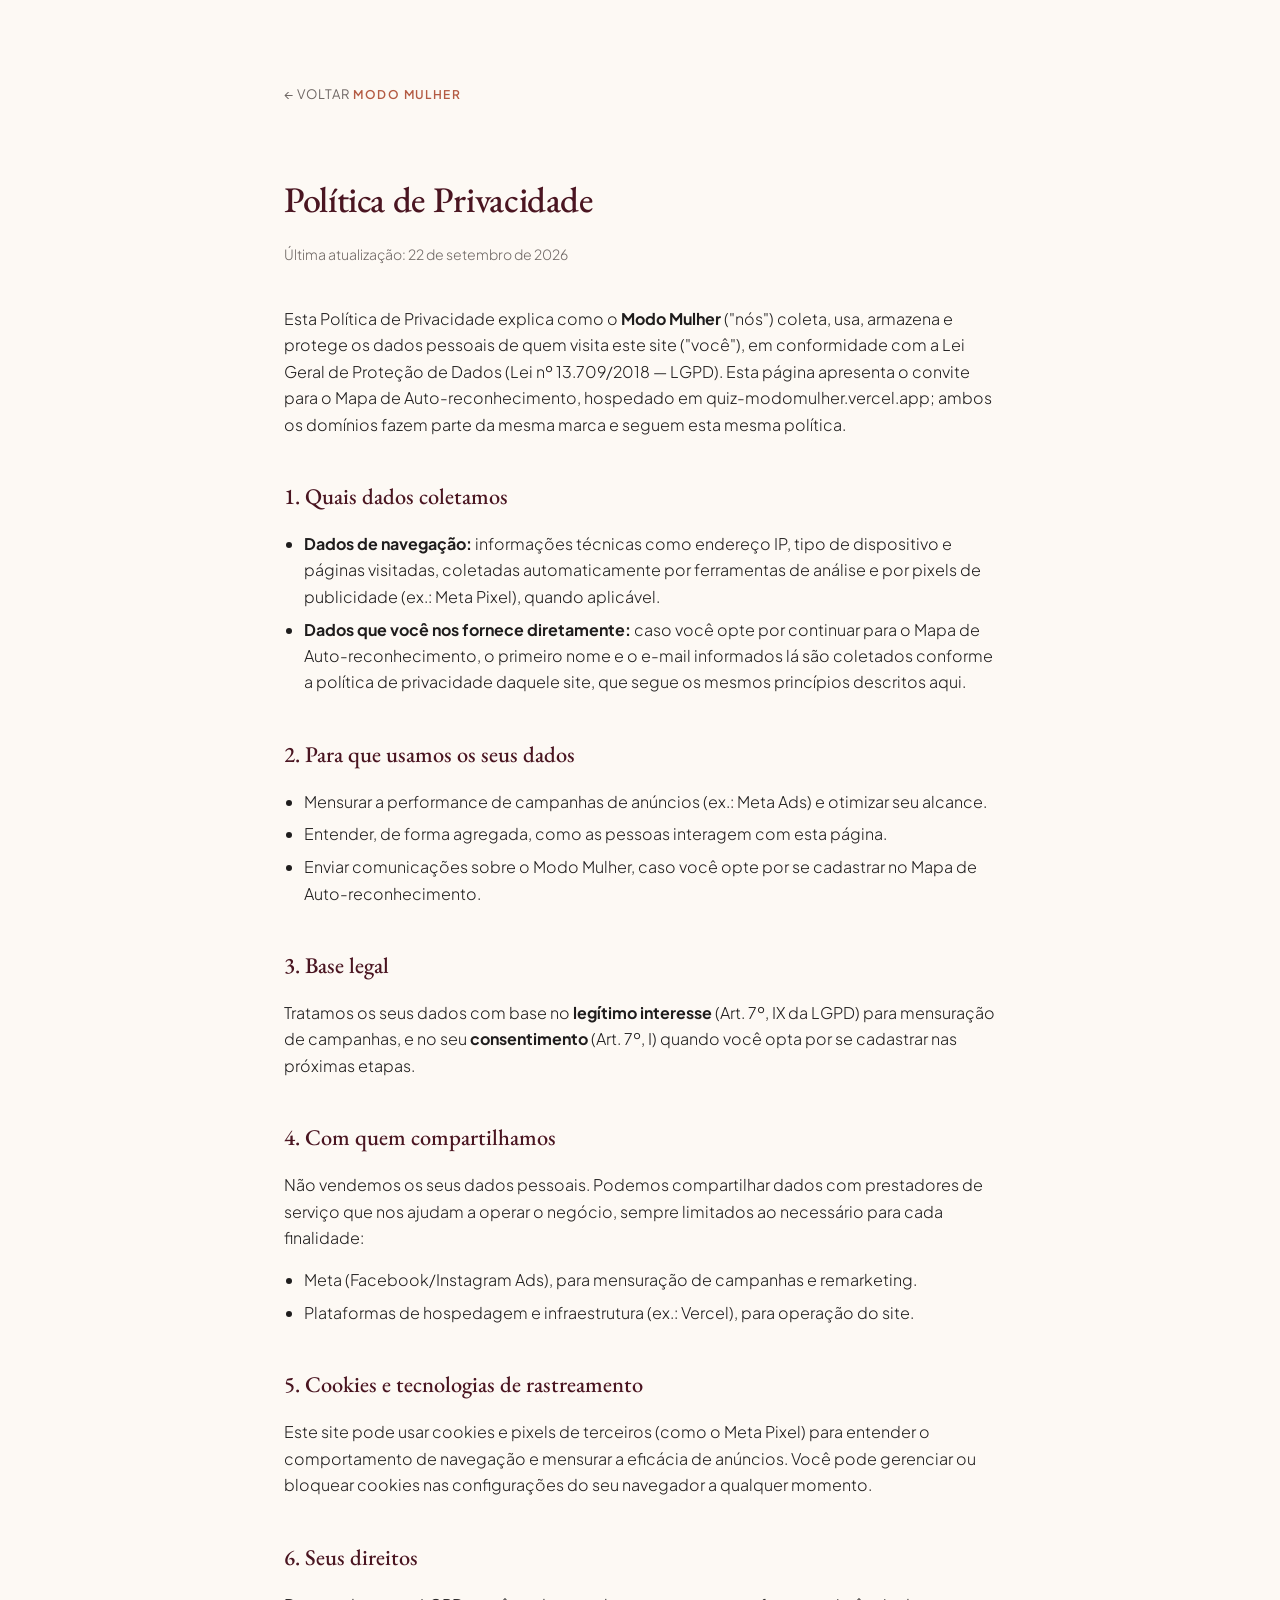
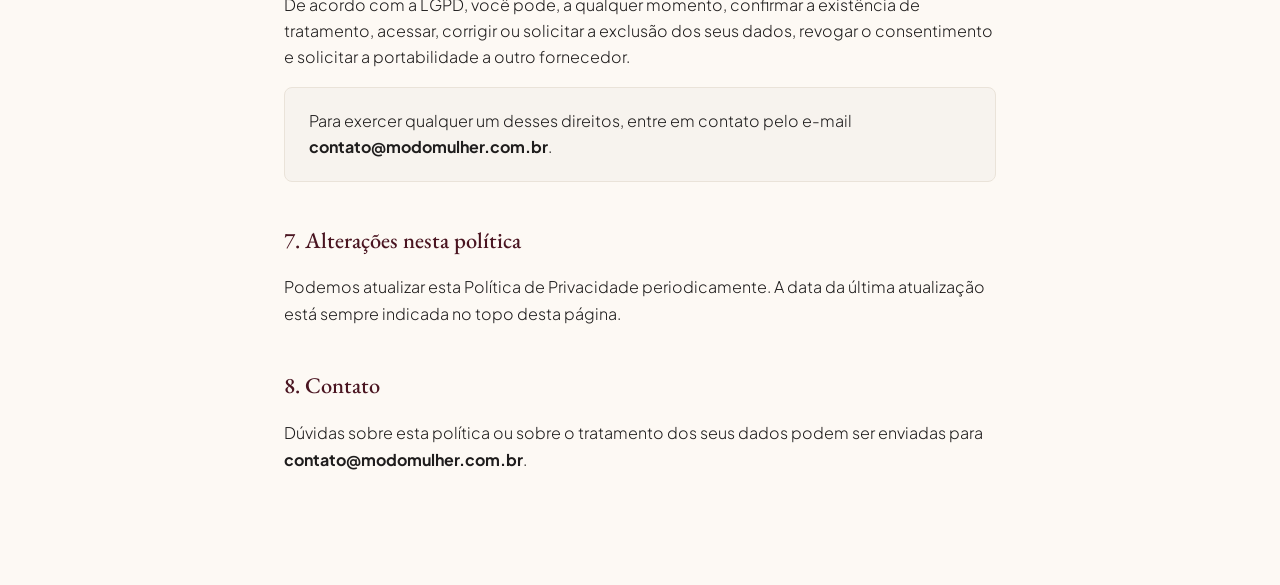
<file: privacidade.html>
<!DOCTYPE html>
<html lang="pt-BR"><head><meta charset="utf-8"/><meta content="width=device-width, initial-scale=1.0" name="viewport"/><title>Política de Privacidade · Modo Mulher</title><meta name="description" content="Como o Modo Mulher coleta, usa e protege os seus dados pessoais."/><meta name="robots" content="noindex"/><link rel="icon" href="data:image/svg+xml,%3Csvg xmlns='http://www.w3.org/2000/svg' viewBox='0 0 32 32'%3E%3Ccircle cx='16' cy='16' r='16' fill='%234A1521'/%3E%3Ctext x='16' y='22' font-family='Georgia,serif' font-size='18' fill='%23FDF9F4' text-anchor='middle'%3EM%3C/text%3E%3C/svg%3E"/><link href="https://fonts.googleapis.com" rel="preconnect"/><link crossorigin="" href="https://fonts.gstatic.com" rel="preconnect"/><link href="https://fonts.googleapis.com/css2?family=EB+Garamond:ital,wght@0,400..700;1,400..700&amp;family=Plus+Jakarta+Sans:wght@300;400;500;600;700&amp;display=swap" rel="stylesheet"/>
<style>
  :root{
    --wine-deep:#4A1521; --wine-soft:#5C1D2B; --terracotta:#B45B43; --terracotta-soft:#D9826C;
    --surface:#FDF9F4; --linen:#F7F3EE; --card:#FFFFFF; --text:#1F1D1D; --muted:#6E6764; --border:#EAE3D9;
  }
  *{box-sizing:border-box;}
  html,body{margin:0;padding:0;}
  body{background:var(--surface); color:var(--text); font-family:'Plus Jakarta Sans',sans-serif; line-height:1.65;}
  .wrap{max-width:760px; margin:0 auto; padding:5rem 1.5rem 6rem;}
  a{color:var(--wine-deep);}
  h1{font-family:'EB Garamond',serif; font-weight:500; font-size:2.25rem; color:var(--wine-deep); letter-spacing:-0.01em; margin-bottom:0.5rem;}
  h2{font-family:'EB Garamond',serif; font-weight:500; font-size:1.4rem; color:var(--wine-deep); margin-top:2.5rem; margin-bottom:0.75rem;}
  p, li{font-size:1rem; color:var(--text); font-weight:300;}
  ul{padding-left:1.25rem;}
  li{margin-bottom:0.4rem;}
  .eyebrow{font-size:0.75rem; text-transform:uppercase; letter-spacing:0.12em; color:var(--terracotta); font-weight:600;}
  .updated{color:var(--muted); font-size:0.875rem; margin-bottom:2.5rem;}
  .back{display:inline-flex; align-items:center; gap:0.4rem; font-size:0.8125rem; text-transform:uppercase; letter-spacing:0.08em; color:var(--muted); text-decoration:none; margin-bottom:2.5rem;}
  .back:hover{color:var(--wine-deep);}
  .card{background:var(--linen); border:1px solid var(--border); border-radius:0.5rem; padding:1.25rem 1.5rem; margin-top:0.75rem;}
</style>
</head>
<body>
<div class="wrap">
  <a class="back" href="index.html">&larr; Voltar</a>
  <span class="eyebrow">Modo Mulher</span>
  <h1>Política de Privacidade</h1>
  <p class="updated">Última atualização: 22 de setembro de 2026</p>

  <p>Esta Política de Privacidade explica como o <strong>Modo Mulher</strong> ("nós") coleta, usa, armazena e protege os dados pessoais de quem visita este site ("você"), em conformidade com a Lei Geral de Proteção de Dados (Lei nº 13.709/2018 — LGPD). Esta página apresenta o convite para o Mapa de Auto-reconhecimento, hospedado em quiz-modomulher.vercel.app; ambos os domínios fazem parte da mesma marca e seguem esta mesma política.</p>

  <h2>1. Quais dados coletamos</h2>
  <ul>
    <li><strong>Dados de navegação:</strong> informações técnicas como endereço IP, tipo de dispositivo e páginas visitadas, coletadas automaticamente por ferramentas de análise e por pixels de publicidade (ex.: Meta Pixel), quando aplicável.</li>
    <li><strong>Dados que você nos fornece diretamente:</strong> caso você opte por continuar para o Mapa de Auto-reconhecimento, o primeiro nome e o e-mail informados lá são coletados conforme a política de privacidade daquele site, que segue os mesmos princípios descritos aqui.</li>
  </ul>

  <h2>2. Para que usamos os seus dados</h2>
  <ul>
    <li>Mensurar a performance de campanhas de anúncios (ex.: Meta Ads) e otimizar seu alcance.</li>
    <li>Entender, de forma agregada, como as pessoas interagem com esta página.</li>
    <li>Enviar comunicações sobre o Modo Mulher, caso você opte por se cadastrar no Mapa de Auto-reconhecimento.</li>
  </ul>

  <h2>3. Base legal</h2>
  <p>Tratamos os seus dados com base no <strong>legítimo interesse</strong> (Art. 7º, IX da LGPD) para mensuração de campanhas, e no seu <strong>consentimento</strong> (Art. 7º, I) quando você opta por se cadastrar nas próximas etapas.</p>

  <h2>4. Com quem compartilhamos</h2>
  <p>Não vendemos os seus dados pessoais. Podemos compartilhar dados com prestadores de serviço que nos ajudam a operar o negócio, sempre limitados ao necessário para cada finalidade:</p>
  <ul>
    <li>Meta (Facebook/Instagram Ads), para mensuração de campanhas e remarketing.</li>
    <li>Plataformas de hospedagem e infraestrutura (ex.: Vercel), para operação do site.</li>
  </ul>

  <h2>5. Cookies e tecnologias de rastreamento</h2>
  <p>Este site pode usar cookies e pixels de terceiros (como o Meta Pixel) para entender o comportamento de navegação e mensurar a eficácia de anúncios. Você pode gerenciar ou bloquear cookies nas configurações do seu navegador a qualquer momento.</p>

  <h2>6. Seus direitos</h2>
  <p>De acordo com a LGPD, você pode, a qualquer momento, confirmar a existência de tratamento, acessar, corrigir ou solicitar a exclusão dos seus dados, revogar o consentimento e solicitar a portabilidade a outro fornecedor.</p>
  <div class="card">
    <p style="margin:0;">Para exercer qualquer um desses direitos, entre em contato pelo e-mail <strong>contato@modomulher.com.br</strong>.</p>
  </div>

  <h2>7. Alterações nesta política</h2>
  <p>Podemos atualizar esta Política de Privacidade periodicamente. A data da última atualização está sempre indicada no topo desta página.</p>

  <h2>8. Contato</h2>
  <p>Dúvidas sobre esta política ou sobre o tratamento dos seus dados podem ser enviadas para <strong>contato@modomulher.com.br</strong>.</p>
</div>
</body></html>
</file>
